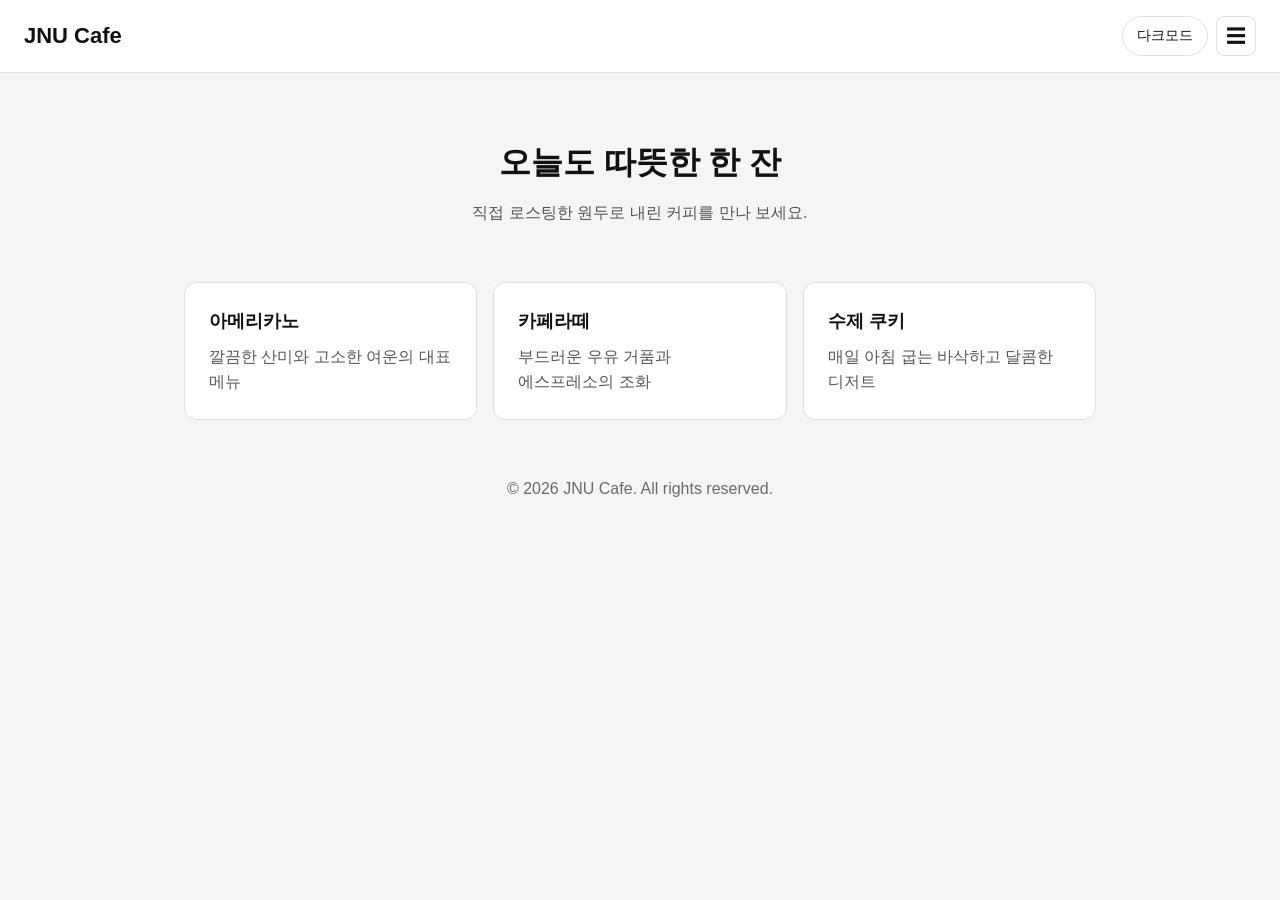
<file: week10/index.html>
<!DOCTYPE html>
<html lang="ko">
<head>
  <meta charset="UTF-8">
  <meta name="viewport" content="width=device-width, initial-scale=1.0">
  <title>10주차 실습 미션 - 햄버거 메뉴 · 다크모드 버튼</title>

  <style>
    /* ===== 기본 스타일 (수정 금지) ===== */
    * { margin: 0; padding: 0; box-sizing: border-box; }

    body {
      font-family: 'Noto Sans KR', sans-serif;
      line-height: 1.6;
      word-break: keep-all;
      background: var(--bg);
      color: var(--text);
    }

    ul { list-style: none; }
    a { color: inherit; text-decoration: none; }

    .header {
      display: flex;
      flex-wrap: wrap;
      align-items: center;
      justify-content: space-between;
      padding: 16px 24px;
      background: var(--card);
      border-bottom: 1px solid var(--border);
    }
    .logo { font-size: 22px; font-weight: 700; }
    .header-right { display: flex; align-items: center; gap: 8px; }
    .gnb { flex-basis: 100%; }

    .hero { padding: 64px 24px 32px; text-align: center; }
    .hero h1 { font-size: 32px; margin-bottom: 12px; }
    .hero p { opacity: 0.7; }

    .card-list {
      display: grid;
      grid-template-columns: repeat(auto-fit, minmax(240px, 1fr));
      gap: 16px;
      max-width: 960px;
      margin: 0 auto;
      padding: 24px;
    }
    .card {
      padding: 24px;
      background: var(--card);
      border: 1px solid var(--border);
      border-radius: 12px;
    }
    .card h2 { font-size: 18px; margin-bottom: 8px; }
    .card p { opacity: 0.7; }

    .footer { padding: 32px 24px; text-align: center; opacity: 0.6; }


    /* ===== 여기부터 실습 과제 작성 ===== */

    /* [미션 1-2] 햄버거 메뉴 CSS
       - .menu-btn : 메뉴 버튼 스타일
       - .gnb : 평소에는 숨김
       - .gnb.open : open 클래스가 붙으면 표시 */
    .menu-btn {
      width: 40px;
      height: 40px;
      border: 1px solid var(--border);
      border-radius: 8px;
      background: var(--card);
      color: var(--text);
      font-size: 20px;
      cursor: pointer;
    }

    .gnb {
      display: none;
      margin-top: 16px;
    }

    .gnb.open {
      display: block;
    }

    .gnb a {
      display: block;
      padding: 12px 8px;
      border-top: 1px solid var(--border);
    }


    /* [미션 2-2] 다크모드 CSS
       - :root : 변수 정의 (--bg, --card, --text, --border) 라이트 색상
       - body.dark-mode : 같은 변수의 다크 색상으로 덮어쓰기
       - .theme-btn : 다크모드 버튼 스타일 */
    :root {
      --bg: #f5f5f5;
      --card: #ffffff;
      --text: #111111;
      --border: #e0e0e0;
    }

    body.dark-mode {
      --bg: #121212;
      --card: #1e1e1e;
      --text: #f5f5f5;
      --border: #333333;
    }

    .theme-btn {
      height: 40px;
      padding: 0 14px;
      border: 1px solid var(--border);
      border-radius: 20px;
      background: var(--card);
      color: var(--text);
      font-size: 14px;
      cursor: pointer;
    }

  </style>
</head>
<body>

  <header class="header">
    <a class="logo" href="#">JNU Cafe</a>

    <div class="header-right">
      <!-- [미션 2-1] 다크모드 버튼 HTML (class="theme-btn", 문구: 다크모드) -->
      <button type="button" class="theme-btn">다크모드</button>

      <!-- [미션 1-1] 햄버거 메뉴 버튼 HTML (class="menu-btn", 문구: ☰ 문자를 복사해서 사용) -->
      <button type="button" class="menu-btn">☰</button>

    </div>

    <!-- [미션 1-1] 메뉴 nav HTML (class="gnb", 메뉴 4개: 홈 · 메뉴 · 매장 안내 · 문의) -->
    <nav class="gnb">
      <ul>
        <li><a href="#">홈</a></li>
        <li><a href="#">메뉴</a></li>
        <li><a href="#">매장 안내</a></li>
        <li><a href="#">문의</a></li>
      </ul>
    </nav>

  </header>

  <main>
    <section class="hero">
      <h1>오늘도 따뜻한 한 잔</h1>
      <p>직접 로스팅한 원두로 내린 커피를 만나 보세요.</p>
    </section>

    <section class="card-list">
      <article class="card">
        <h2>아메리카노</h2>
        <p>깔끔한 산미와 고소한 여운의 대표 메뉴</p>
      </article>
      <article class="card">
        <h2>카페라떼</h2>
        <p>부드러운 우유 거품과 에스프레소의 조화</p>
      </article>
      <article class="card">
        <h2>수제 쿠키</h2>
        <p>매일 아침 굽는 바삭하고 달콤한 디저트</p>
      </article>
    </section>
  </main>

  <footer class="footer">
    <p>&copy; 2026 JNU Cafe. All rights reserved.</p>
  </footer>


  <script>
    /* ===== 여기부터 실습 과제 작성 ===== */

    /* [미션 1-3] 햄버거 메뉴 JS
       - 메뉴 버튼과 .gnb 요소를 변수에 저장
       - 버튼을 클릭하면 .gnb 에 open 클래스 켜기/끄기 */
    const menuBtn = document.querySelector('.menu-btn');
    const gnb = document.querySelector('.gnb');

    menuBtn.addEventListener('click', function () {
      gnb.classList.toggle('open');
    });


    /* [미션 2-3] 다크모드 버튼 JS
       - 다크모드 버튼을 변수에 저장
       - 버튼을 클릭하면 body 에 dark-mode 클래스 켜기/끄기
       - 현재 모드에 맞게 버튼 문구 바꾸기 (다크모드 ↔ 라이트모드) */
    const themeBtn = document.querySelector('.theme-btn');

    themeBtn.addEventListener('click', function () {
      document.body.classList.toggle('dark-mode');

      if (document.body.classList.contains('dark-mode')) {
        themeBtn.textContent = '라이트모드';
      } else {
        themeBtn.textContent = '다크모드';
      }
    });

  </script>
</body>
</html>
</file>
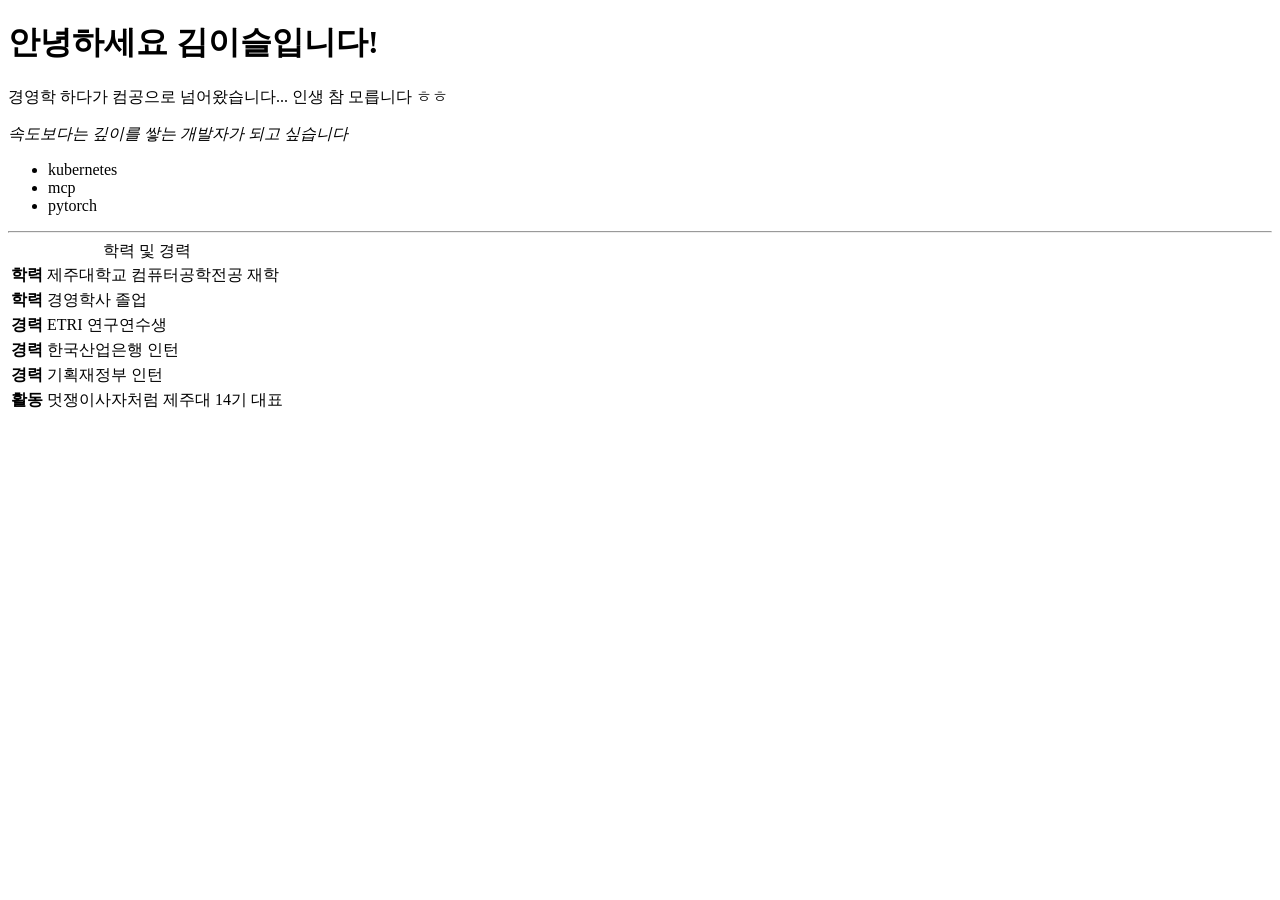
<file: week2/index.html>
<!DOCTYPE html>
<html lang="ko">
<head>
    <meta charset="UTF-8">
    <meta name="viewport" content="width=device-width, initial-scale=1.0">
    <title>김이슬 이력서</title>
</head>
<body>
    <h1>안녕하세요 김이슬입니다!</h1>
    <p>경영학 하다가 컴공으로 넘어왔습니다... 인생 참 모릅니다 ㅎㅎ</p>
    <em>속도보다는 깊이를 쌓는 개발자가 되고 싶습니다</em>

    <ul>
        <li>kubernetes</li>
        <li>mcp</li>
        <li>pytorch</li>
    </ul>
    <hr>
    <table>
        <caption>학력 및 경력</caption>
        <tr>
            <th>학력</th>
            <td>제주대학교 컴퓨터공학전공 재학</td>
        </tr>
        <tr>
            <th>학력</th>
            <td>경영학사 졸업</td>
        </tr>
        <tr>
            <th>경력</th>
            <td>ETRI 연구연수생</td>
        </tr>
        <tr>
            <th>경력</th>
            <td>한국산업은행 인턴</td>
        </tr>
        <tr>
            <th>경력</th>
            <td>기획재정부 인턴</td>
        </tr>
        <tr>
            <th>활동</th>
            <td>멋쟁이사자처럼 제주대 14기 대표</td>
        </tr>
    </table>
</body>
</html>
</file>
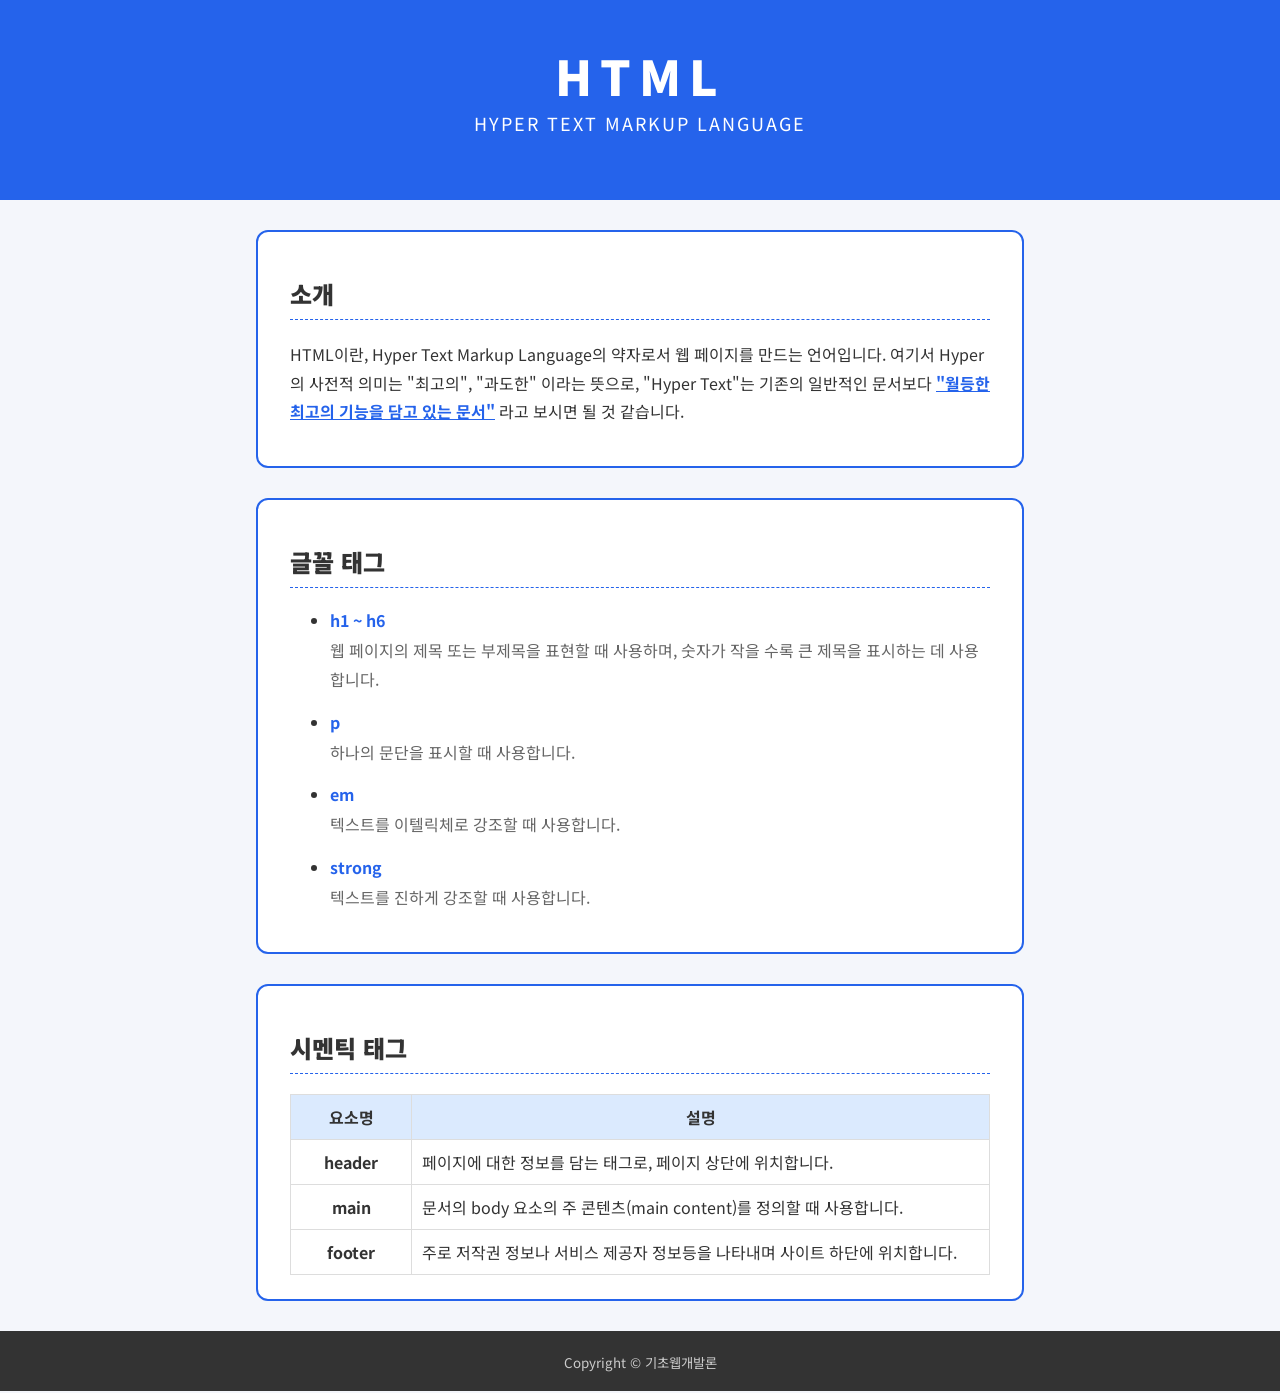
<file: week4/index.html>
<!doctype html>
<html lang="ko">
  <head>
    <meta charset="UTF-8" />
    <meta name="viewport" content="width=device-width, initial-scale=1.0" />
    <title>나만의 프로필 카드 - Week 4</title>

    <!-- 🔽 여기에 구글 웹 폰트 <link> 태그를 추가하세요 -->
    <link rel="preconnect" href="https://fonts.googleapis.com" />
    <link rel="preconnect" href="https://fonts.gstatic.com" crossorigin />
    <link
      href="https://fonts.googleapis.com/css2?family=Noto+Sans+KR:wght@400;700;900&display=swap"
      rel="stylesheet"
    />

    <!-- 🔽 여기에 Internal Style Sheet(<style> 태그)를 작성하세요 -->
    <style>
      /* 타입 선택자 (기본 선택자) */
      body {
        font-family: "Noto Sans KR", sans-serif;
        color: #333;
        background-color: #f4f6fb;
        margin: 0;
      }

      /* 그룹 선택자 */
      h1, h2 {
        font-weight: 900;
      }

      /* ===== 클래스 선택자 ===== */
      .page-header {
        height: 160px;
        padding: 40px 20px 0;
        text-align: center;
        background-color: #2563eb;
        color: #fff;
      }

      .card {
        width: 700px;
        padding: 24px 32px;
        margin: 30px auto;
        border: 2px solid #2563eb;
        border-radius: 12px;
        background-color: #fff;
      }

      .tag-name {
        font-style: normal;
        font-weight: 700;
        color: #2563eb;
      }

      .tag-table {
        width: 100%;
        border-collapse: collapse;
      }

      .page-footer {
        height: 60px;
        line-height: 60px;
        text-align: center;
        background-color: #333;
        color: #ccc;
      }

      /* ===== 결합 선택자 ===== */
      /* 자식 결합자 */
      .page-header > h1 {
        font-size: 48px;
        letter-spacing: 8px;
        margin: 0;
      }

      /* 자손 결합자 */
      .page-header span {
        font-size: 18px;
        text-transform: uppercase;
        letter-spacing: 2px;
      }

      .card h2 {
        font-size: 24px;
        padding-bottom: 8px;
        border-bottom: 1px dashed #2563eb;
      }

      .card p {
        font-size: 16px;
        line-height: 1.8;
      }

      .card strong {
        color: #2563eb;
        text-decoration: underline;
      }

      /* 인접 형제 결합자 */
      .tag-name + p {
        margin: 4px 0 16px;
        color: #666;
      }

      .tag-table th,
      .tag-table td {
        padding: 10px;
        border: 1px solid #ddd;
      }

      .tag-table th {
        background-color: #dbeafe;
      }

      .tag-table td:first-child {
        width: 100px;
        text-align: center;
        font-weight: 700;
      }
    </style>
  </head>
  <body>
    <header class="page-header">
      <h1>HTML</h1>
      <span>Hyper Text Markup Language</span>
    </header>
    <main>
      <section class="card">
        <h2>소개</h2>
        <p>
          HTML이란, Hyper Text Markup Language의 약자로서 웹 페이지를 만드는
          언어입니다. 여기서 Hyper의 사전적 의미는 "최고의", "과도한" 이라는
          뜻으로, "Hyper Text"는 기존의 일반적인 문서보다
          <strong>"월등한 최고의 기능을 담고 있는 문서"</strong> 라고 보시면 될
          것 같습니다.
        </p>
      </section>

      <section class="card">
        <h2>글꼴 태그</h2>
        <ul>
          <li>
            <em class="tag-name">h1 ~ h6</em>
            <p>
              웹 페이지의 제목 또는 부제목을 표현할 때 사용하며, 숫자가 작을
              수록 큰 제목을 표시하는 데 사용합니다.
            </p>
          </li>
          <li>
            <em class="tag-name">p</em>
            <p>하나의 문단을 표시할 때 사용합니다.</p>
          </li>
          <li>
            <em class="tag-name">em</em>
            <p>텍스트를 이텔릭체로 강조할 때 사용합니다.</p>
          </li>
          <li>
            <em class="tag-name">strong</em>
            <p>텍스트를 진하게 강조할 때 사용합니다.</p>
          </li>
        </ul>
      </section>

      <section class="card">
        <h2>시멘틱 태그</h2>
        <table class="tag-table">
          <thead>
            <tr>
              <th>요소명</th>
              <th>설명</th>
            </tr>
          </thead>
          <tbody>
            <tr>
              <td>header</td>
              <td>
                페이지에 대한 정보를 담는 태그로, 페이지 상단에 위치합니다.
              </td>
            </tr>
            <tr>
              <td>main</td>
              <td>
                문서의 body 요소의 주 콘텐츠(main content)를 정의할 때
                사용합니다.
              </td>
            </tr>
            <tr>
              <td>footer</td>
              <td>
                주로 저작권 정보나 서비스 제공자 정보등을 나타내며 사이트 하단에
                위치합니다.
              </td>
            </tr>
          </tbody>
        </table>
      </section>
    </main>
    <footer class="page-footer">
      <small>Copyright &copy; 기초웹개발론</small>
    </footer>
  </body>
</html>
</file>
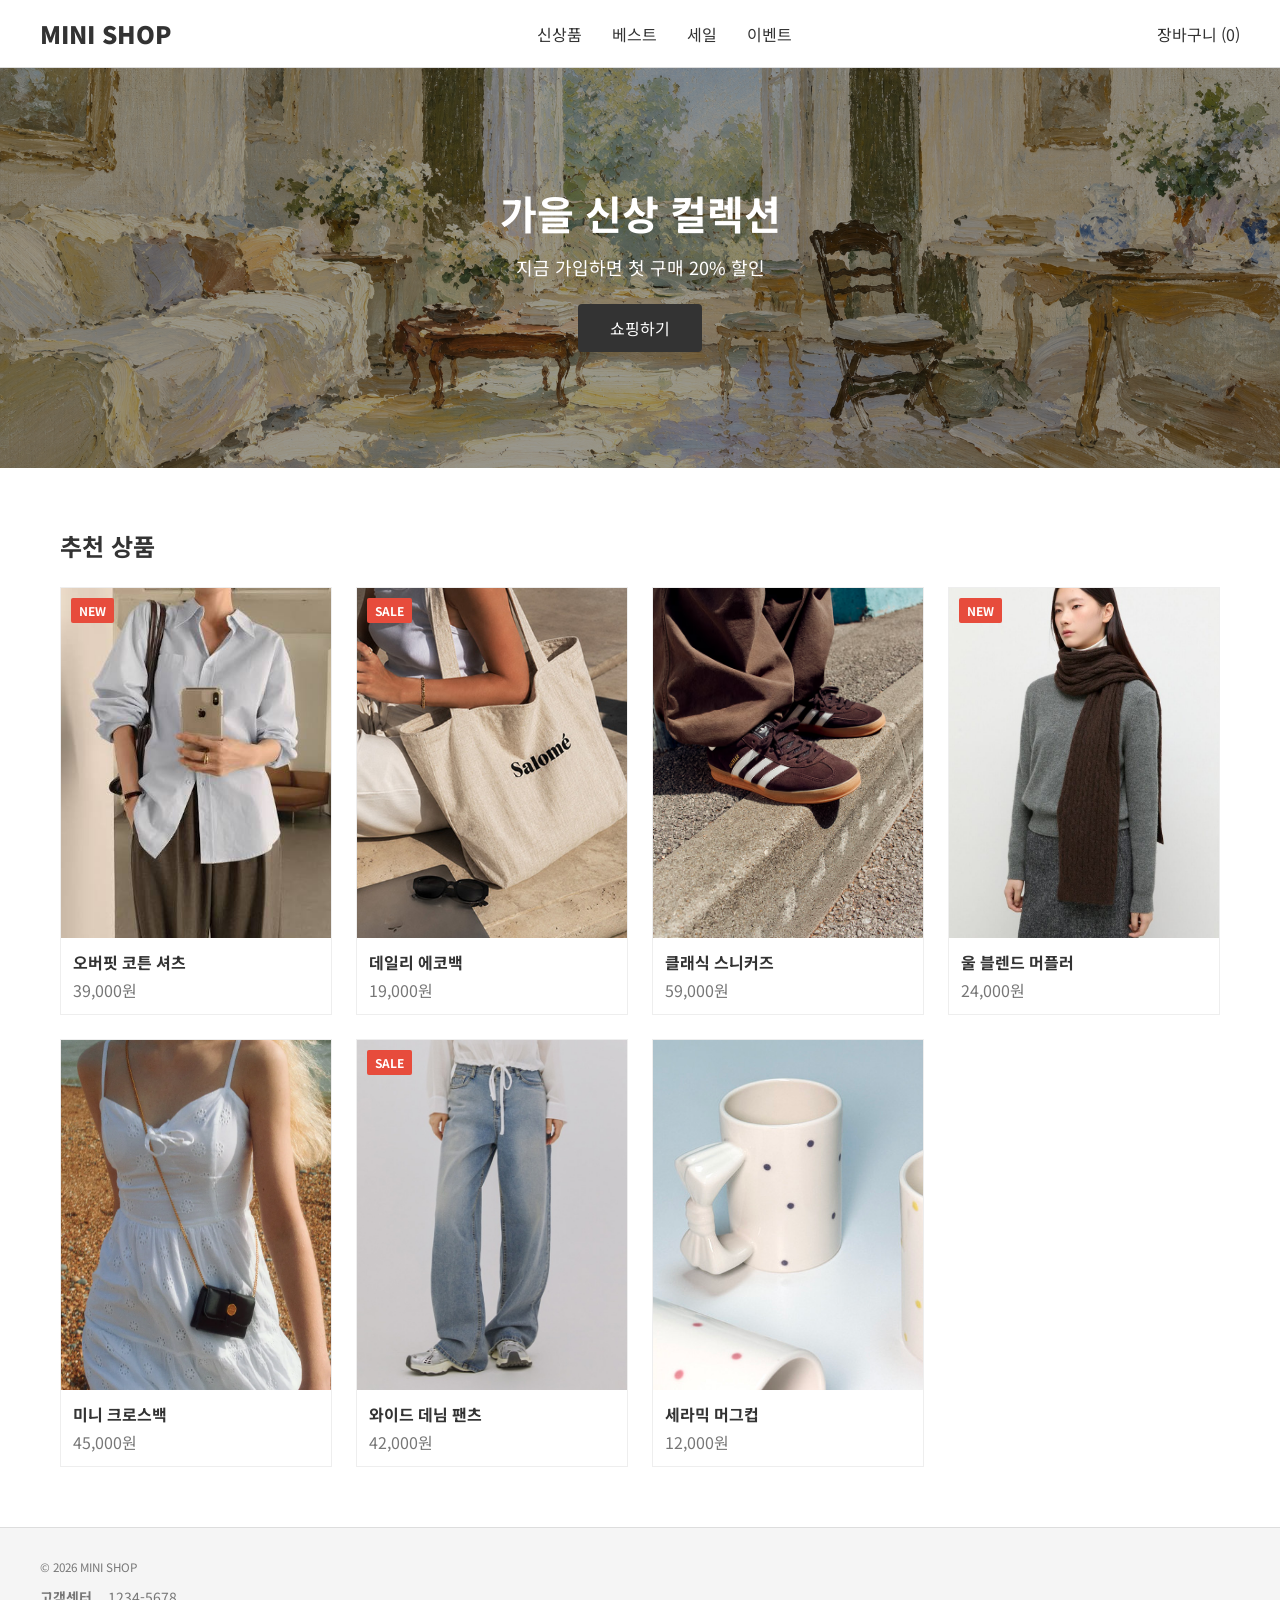
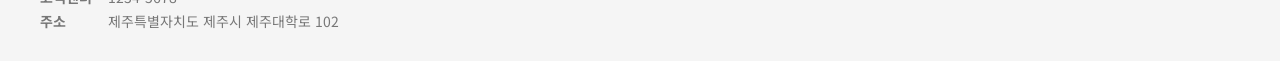
<file: week5/index.html>
<!doctype html>
<html lang="ko">
  <head>
    <meta charset="UTF-8" />
    <meta name="viewport" content="width=device-width, initial-scale=1.0" />
    <title>MINI SHOP</title>
    <link rel="preconnect" href="https://fonts.googleapis.com" />
    <link rel="preconnect" href="https://fonts.gstatic.com" crossorigin />
    <link
      href="https://fonts.googleapis.com/css2?family=Noto+Sans+KR:wght@400;700;900&display=swap"
      rel="stylesheet"
    />
    <link rel="stylesheet" href="style.css" />
  </head>

  <body>
    <!-- 헤더 -->
    <header>
      <h1>
        <a href="#">MINI SHOP</a>
      </h1>
      <nav>
        <ul>
          <li><a href="#">신상품</a></li>
          <li><a href="#">베스트</a></li>
          <li><a href="#">세일</a></li>
          <li><a href="#">이벤트</a></li>
        </ul>
      </nav>
      <a href="#">장바구니 (0)</a>
    </header>

    <main>
      <!-- 메인 배너 -->
      <section id="banner">
        <h2>가을 신상 컬렉션</h2>
        <p>지금 가입하면 첫 구매 20% 할인</p>
        <a href="#">쇼핑하기</a>
      </section>

      <!-- 상품 목록 -->
      <section id="products">
        <h2>추천 상품</h2>
        <ul>
          <li>
            <span class="badge">NEW</span>
            <img src="img/overfit_cotton_shirts.jpeg" alt="" />
            <strong>오버핏 코튼 셔츠</strong>
            <span>39,000원</span>
          </li>
          <li>
            <span class="badge">SALE</span>
            <img src="img/ecobag.jpg" alt="" />
            <strong>데일리 에코백</strong>
            <span>19,000원</span>
          </li>
          <li>
            <img src="img/sneakers.avif" alt="" />
            <strong>클래식 스니커즈</strong>
            <span>59,000원</span>
          </li>
          <li>
            <span class="badge">NEW</span>
            <img src="img/muffler.jpg" alt="" />
            <strong>울 블렌드 머플러</strong>
            <span>24,000원</span>
          </li>
          <li>
            <img src="img/crossbag.webp" alt="" />
            <strong>미니 크로스백</strong>
            <span>45,000원</span>
          </li>
          <li>
            <span class="badge">SALE</span>
            <img src="img/denim_pants.jpg" alt="" />
            <strong>와이드 데님 팬츠</strong>
            <span>42,000원</span>
          </li>
          <li>
            <img src="img/mugcup.jpg" alt="" />
            <strong>세라믹 머그컵</strong>
            <span>12,000원</span>
          </li>
        </ul>
      </section>
    </main>

    <!-- 푸터 -->
    <footer>
      <small>© 2026 MINI SHOP</small>
      <dl>
        <dt>고객센터</dt>
        <dd>1234-5678</dd>
        <dt>주소</dt>
        <dd>제주특별자치도 제주시 제주대학로 102</dd>
      </dl>
    </footer>
  </body>
</html>
</file>
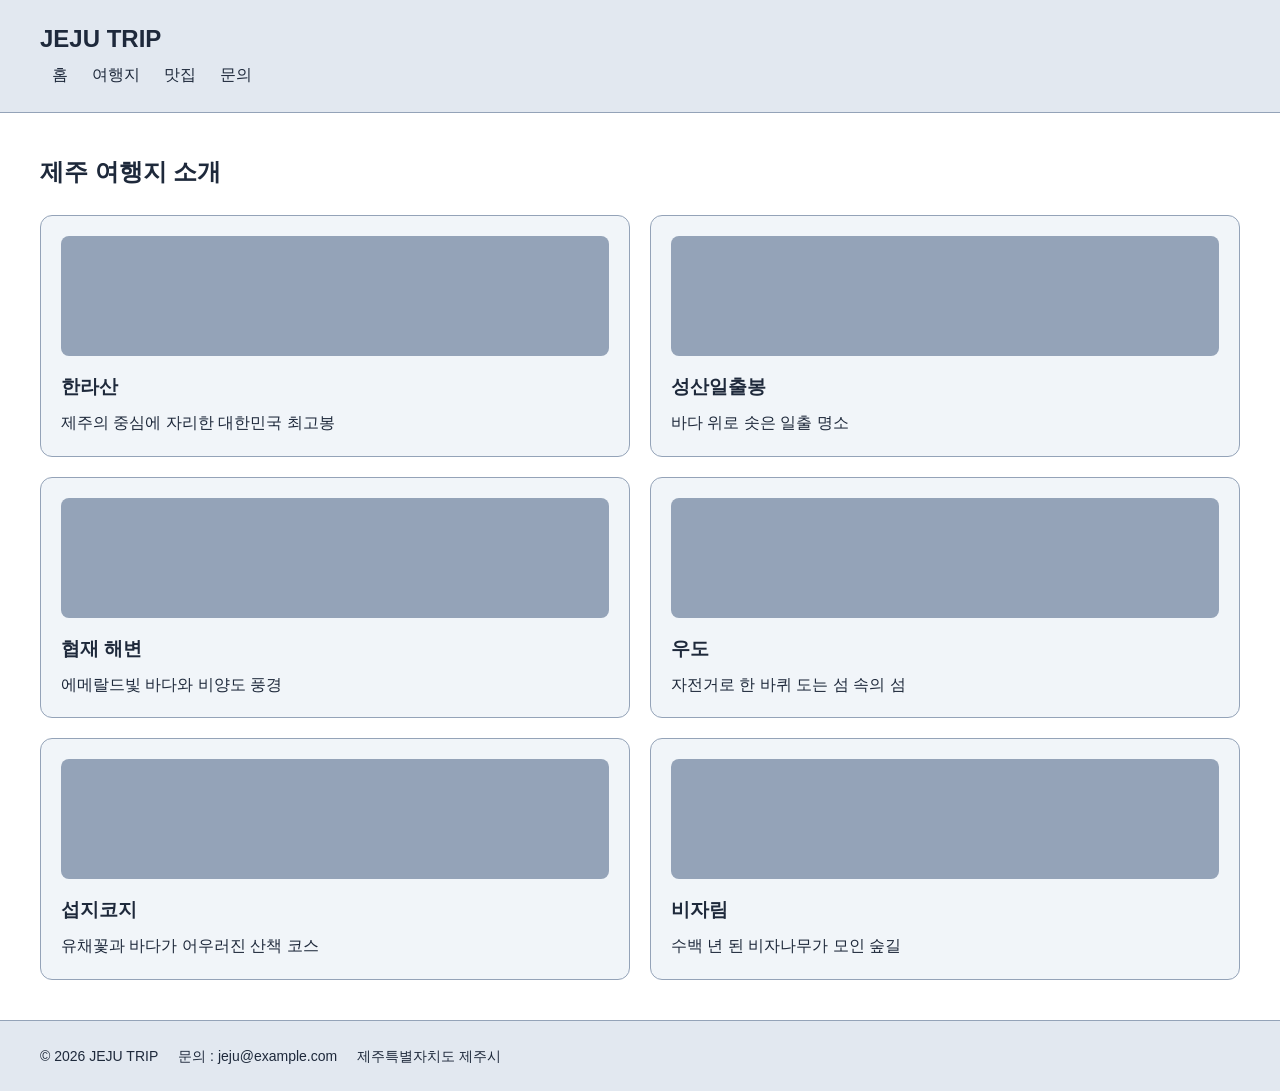
<file: week8/index.html>
<!DOCTYPE html>
<html lang="ko">
<head>
  <meta charset="UTF-8">
  <!-- [viewport] 여기에 viewport 메타 태그를 선언하세요 -->
  <meta name="viewport" content="width=device-width, initial-scale=1">

  <title>제주 여행지 소개</title>

  <style>
    /* ============================================================
        기본 스타일 - 이 영역은 수정하지 않습니다
       ============================================================ */
    * { margin: 0; padding: 0; box-sizing: border-box; }

    body {
      font-family: "Noto Sans KR", "Malgun Gothic", sans-serif;
      font-size: 16px;
      line-height: 1.6;
    }

    header {
      padding: 20px 40px;
      border-bottom: 1px solid #94a3b8;
    }
    .logo { font-size: 24px; }
    .menu { list-style: none; }
    .menu li { padding: 4px 12px; }
    .menu a { color: inherit; text-decoration: none; }

    main { padding: 40px; }
    main h2 { margin-bottom: 24px; }

    .card-list { list-style: none; }
    .card {
      padding: 20px;
      border: 1px solid #94a3b8;
      border-radius: 12px;
    }
    .thumb {
      height: 120px;
      margin-bottom: 16px;
      border-radius: 8px;
      background: #94a3b8;
    }
    .card h3 { margin-bottom: 8px; }

    footer {
      padding: 24px 40px;
      border-top: 1px solid #94a3b8;
      font-size: 14px;
    }


    /* ============================================================
        여기부터 실습 과제 작성 ( 적용 값은 JNUclass 과제 안내 확인 )
      ============================================================ */

    /* [flex 레이아웃] body, main */
    body {
      display: flex;
      flex-direction: column;
      min-height: 100vh;
    }

    main {
      flex: 1;
    }


    /* [PC 기준] GNB ( .menu ), 카드 그리드 ( .card-list ), 푸터 ( footer ) */
    .menu {
      display: flex;
      flex-direction: row;
      font-size: 18px;
    }

    .card-list {
      display: grid;
      grid-template-columns: repeat(3, 1fr);
      gap: 20px;
    }

    footer {
      display: flex;
      flex-direction: row;
      gap: 20px;
    }


    /* [태블릿] 미디어 쿼리 (중단점) 및 디자인 적용 */
    @media (max-width: 1439px) {
      .menu {
        font-size: 16px;
      }

      .card-list {
        grid-template-columns: repeat(2, 1fr);
      }
    }


    /* [모바일] 미디어 쿼리 (중단점) 및 디자인 적용 */
    @media (max-width: 767px) {
      .menu {
        flex-direction: column;
        font-size: 14px;
      }

      .card-list {
        grid-template-columns: 1fr;
      }

      footer {
        flex-direction: column;
        gap: 0;
      }
    }


    /* [다크모드] 미디어 쿼리 및 CSS 변수 방식 적용 */
    :root {
      --bg: #ffffff;
      --text: #1e293b;
      --header-footer-bg: #e2e8f0;
      --card-bg: #f1f5f9;
    }

    @media (prefers-color-scheme: dark) {
      :root {
        --bg: #0f172a;
        --text: #e2e8f0;
        --header-footer-bg: #334155;
        --card-bg: #1e293b;
      }
    }

    body {
      background: var(--bg);
      color: var(--text);
    }

    header, footer {
      background: var(--header-footer-bg);
    }

    .card {
      background: var(--card-bg);
    }

  </style>
</head>
<body>

  <header>
    <h1 class="logo">JEJU TRIP</h1>
    <nav>
      <ul class="menu">
        <li><a href="#">홈</a></li>
        <li><a href="#">여행지</a></li>
        <li><a href="#">맛집</a></li>
        <li><a href="#">문의</a></li>
      </ul>
    </nav>
  </header>

  <main>
    <h2>제주 여행지 소개</h2>
    <ul class="card-list">
      <li class="card">
        <div class="thumb"></div>
        <h3>한라산</h3>
        <p>제주의 중심에 자리한 대한민국 최고봉</p>
      </li>
      <li class="card">
        <div class="thumb"></div>
        <h3>성산일출봉</h3>
        <p>바다 위로 솟은 일출 명소</p>
      </li>
      <li class="card">
        <div class="thumb"></div>
        <h3>협재 해변</h3>
        <p>에메랄드빛 바다와 비양도 풍경</p>
      </li>
      <li class="card">
        <div class="thumb"></div>
        <h3>우도</h3>
        <p>자전거로 한 바퀴 도는 섬 속의 섬</p>
      </li>
      <li class="card">
        <div class="thumb"></div>
        <h3>섭지코지</h3>
        <p>유채꽃과 바다가 어우러진 산책 코스</p>
      </li>
      <li class="card">
        <div class="thumb"></div>
        <h3>비자림</h3>
        <p>수백 년 된 비자나무가 모인 숲길</p>
      </li>
    </ul>
  </main>

  <footer>
    <p>© 2026 JEJU TRIP</p>
    <p>문의 : jeju@example.com</p>
    <p>제주특별자치도 제주시</p>
  </footer>

</body>
</html>
</file>
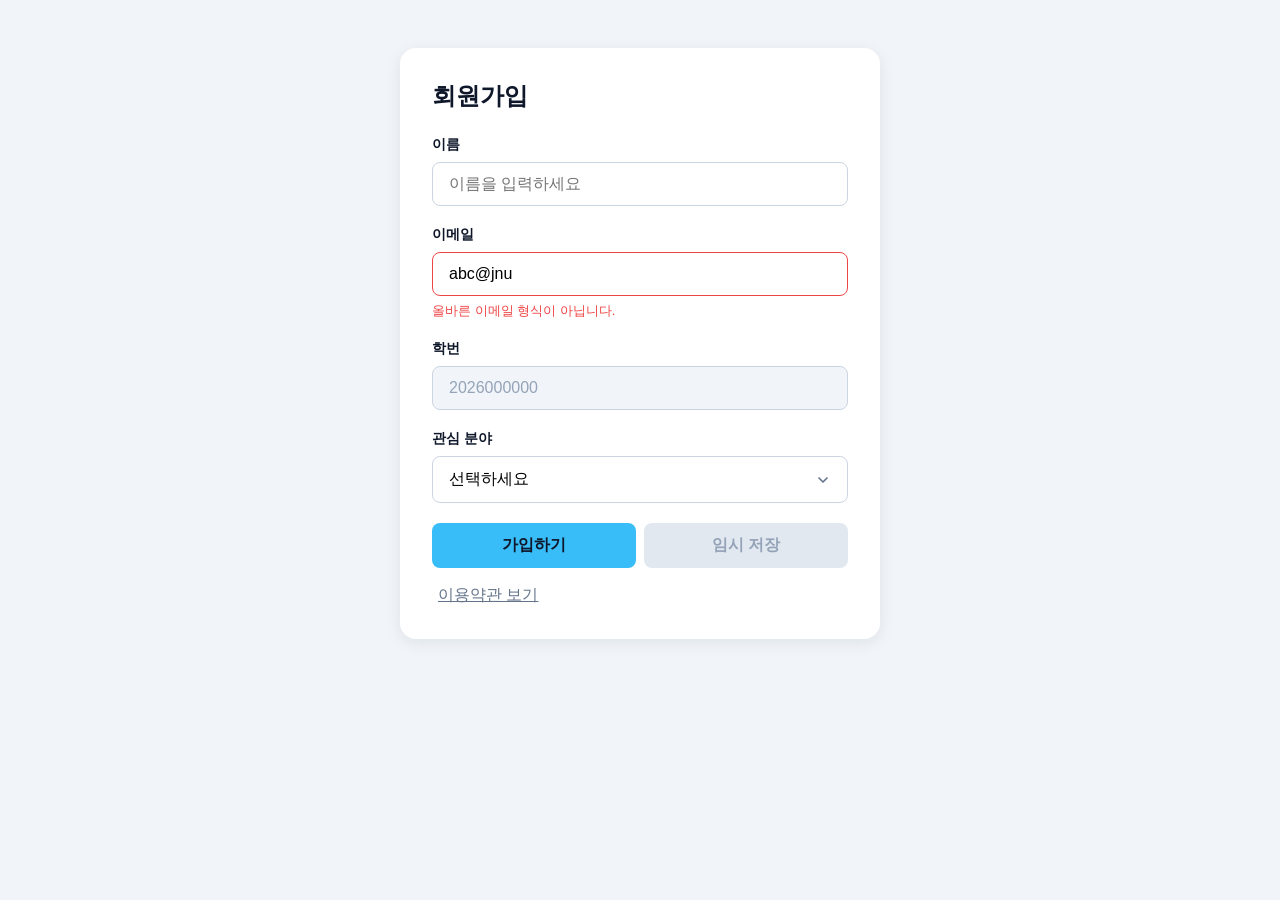
<file: week9/index.html>
<!DOCTYPE html>
<html lang="ko">
<head>
  <meta charset="UTF-8">
  <meta name="viewport" content="width=device-width, initial-scale=1.0">
  <title>9주차 실습 - 폼 · 콤보박스 · 모달</title>
  <style>
    /* ===== reset ===== */
    *, *::before, *::after { box-sizing: border-box; }
    body, h1, h2, p, ul { margin: 0; padding: 0; }
    ul { list-style: none; }
    button, input { font: inherit; }

    /* ===== 기본 레이아웃 (수정 금지) ===== */
    body {
      font-family: 'Noto Sans KR', sans-serif;
      background: #f1f5f9;
      color: #0f172a;
      padding: 48px 16px;
    }
    .container {
      max-width: 480px;
      margin: 0 auto;
      padding: 32px;
      background: #fff;
      border-radius: 16px;
      box-shadow: 0 4px 16px rgba(15, 23, 42, 0.08);
    }
    h1 { font-size: 24px; margin-bottom: 24px; }
    .field { margin-bottom: 20px; }
    .field label {
      display: block;
      margin-bottom: 8px;
      font-size: 14px;
      font-weight: 700;
    }
    input {
      width: 100%;
      padding: 12px 16px;
      border: 1px solid #cbd5e1;
      border-radius: 8px;
    }
    .btn-row { display: flex; gap: 8px; margin-top: 8px; }
    .btn {
      flex: 1;
      padding: 12px;
      border: none;
      border-radius: 8px;
      background: #38bdf8;
      color: #0f172a;
      font-weight: 700;
      cursor: pointer;
    }
    .link-btn {
      margin-top: 16px;
      border: none;
      background: none;
      color: #64748b;
      text-decoration: underline;
      cursor: pointer;
    }

    /* ===== 여기부터 실습 과제 작성 ===== */

    /* [미션 1] 인풋 상태 스타일 (:focus · :disabled · .error · 오류 문구 표시) */
    input:focus {
      outline: none;
      border-color: #38bdf8;
      box-shadow: 0 0 0 3px rgba(56, 189, 248, 0.25);
    }
    input:disabled {
      background: #f1f5f9;
      color: #94a3b8;
      cursor: not-allowed;
    }
    .field .msg {
      display: none;
      margin-top: 6px;
      font-size: 13px;
      color: #ef4444;
    }
    .field.error input {
      border-color: #ef4444;
    }
    .field.error .msg {
      display: block;
    }

    /* [미션 2] 버튼 상태 스타일 (:hover · :active · :disabled) */
    .btn:hover {
      background: #0ea5e9;
    }
    .btn:active {
      background: #0284c7;
      transform: scale(0.98);
    }
    .btn:disabled {
      background: #e2e8f0;
      color: #94a3b8;
      cursor: not-allowed;
      transform: none;
    }

    /* [미션 3] 콤보박스 구조 · 목록 · 열림 상태 (relative · absolute 겹침 배치 · .open 목록 표시 · 화살표 회전) */
    .combo {
      position: relative;
    }
    .combo-btn {
      display: flex;
      justify-content: space-between;
      align-items: center;
      width: 100%;
      padding: 12px 16px;
      border: 1px solid #cbd5e1;
      border-radius: 8px;
      background: #fff;
      text-align: left;
      cursor: pointer;
    }
    .combo-btn img {
      width: 16px;
      height: 16px;
      transition: transform 0.2s;
    }
    .combo-list {
      display: none;
      position: absolute;
      top: 100%;
      left: 0;
      width: 100%;
      margin-top: 4px;
      padding: 4px 0;
      border: 1px solid #cbd5e1;
      border-radius: 8px;
      background: #fff;
      box-shadow: 0 4px 12px rgba(15, 23, 42, 0.1);
      z-index: 10;
    }
    .combo-list li {
      padding: 10px 16px;
      cursor: pointer;
    }
    .combo-list li:hover {
      background: #f1f5f9;
    }
    .combo.open .combo-list {
      display: block;
    }
    .combo.open .combo-btn img {
      transform: rotate(180deg);
    }

    /* [미션 4] 모달 딤드 · 박스 · 열림 상태 (position: fixed · flex 가운데 정렬 · .open 표시) */
    .modal {
      display: none;
      position: fixed;
      top: 0;
      left: 0;
      width: 100%;
      height: 100%;
      background: rgba(15, 23, 42, 0.5);
      justify-content: center;
      align-items: center;
      z-index: 100;
    }
    .modal.open {
      display: flex;
    }
    .modal-box {
      position: relative;
      width: 90%;
      max-width: 400px;
      padding: 32px 24px 24px;
      border-radius: 16px;
      background: #fff;
    }
    .modal-box h2 {
      font-size: 20px;
      margin-bottom: 12px;
    }
    .modal-box p {
      font-size: 14px;
      line-height: 1.6;
      color: #475569;
    }
    .close {
      position: absolute;
      top: 16px;
      right: 16px;
      padding: 0;
      border: none;
      background: none;
      cursor: pointer;
    }
    .close img {
      display: block;
      width: 20px;
      height: 20px;
    }

  </style>
</head>
<body>
  <div class="container">
    <h1>회원가입</h1>

    <div class="field">
      <label for="name">이름</label>
      <input type="text" id="name" placeholder="이름을 입력하세요">
    </div>

    <!-- [미션 1] 이메일 field 에 error 클래스와 오류 문구(.msg) 추가 -->
    <div class="field error">
      <label for="email">이메일</label>
      <input type="email" id="email" value="abc@jnu">
      <p class="msg">올바른 이메일 형식이 아닙니다.</p>
    </div>

    <!-- [미션 1] 학번 input 에 disabled 속성 추가 -->
    <div class="field">
      <label for="student-id">학번</label>
      <input type="text" id="student-id" value="2026000000" disabled>
    </div>

    <div class="field">
      <label>관심 분야</label>
      <!-- [미션 3] 여기에 div 콤보박스 작성 (.combo > .combo-btn + ul.combo-list) -->
      <!-- 화살표는 arrow.svg 를 img 로 삽입 -->
      <!-- .combo 에 open 클래스를 붙여 열림 상태 확인, 제출 시엔 open 클래스 없는 상태로 제출 -->
      <div class="combo">
        <button type="button" class="combo-btn">
          <span>선택하세요</span>
          <img src="arrow.svg" alt="">
        </button>
        <ul class="combo-list">
          <li>프론트엔드</li>
          <li>백엔드</li>
          <li>디자인</li>
          <li>데이터</li>
        </ul>
      </div>
    </div>

    <div class="btn-row">
      <button class="btn">가입하기</button>
      <!-- [미션 2] 임시 저장 버튼에 disabled 속성 추가 -->
      <button class="btn" disabled>임시 저장</button>
    </div>

    <button class="link-btn">이용약관 보기</button>
  </div>

  <!-- [미션 4] 여기에 모달 작성 (.modal > .modal-box > button.close + h2 + p) -->
  <!-- 닫기 아이콘은 close.svg 를 button.closed안에 img로 삽입 -->
  <!-- .modal 에 open 클래스를 붙여 열림 상태 확인, 제출 시엔 open 클래스 없는 상태로 제출 -->
  <div class="modal">
    <div class="modal-box">
      <button type="button" class="close"><img src="close.svg" alt="닫기"></button>
      <h2>이용약관</h2>
      <p>회원가입을 위해 이용약관에 동의해 주세요. 수집된 개인정보는 회원 관리 목적으로만 사용됩니다.</p>
    </div>
  </div>

</body>
</html>
</file>
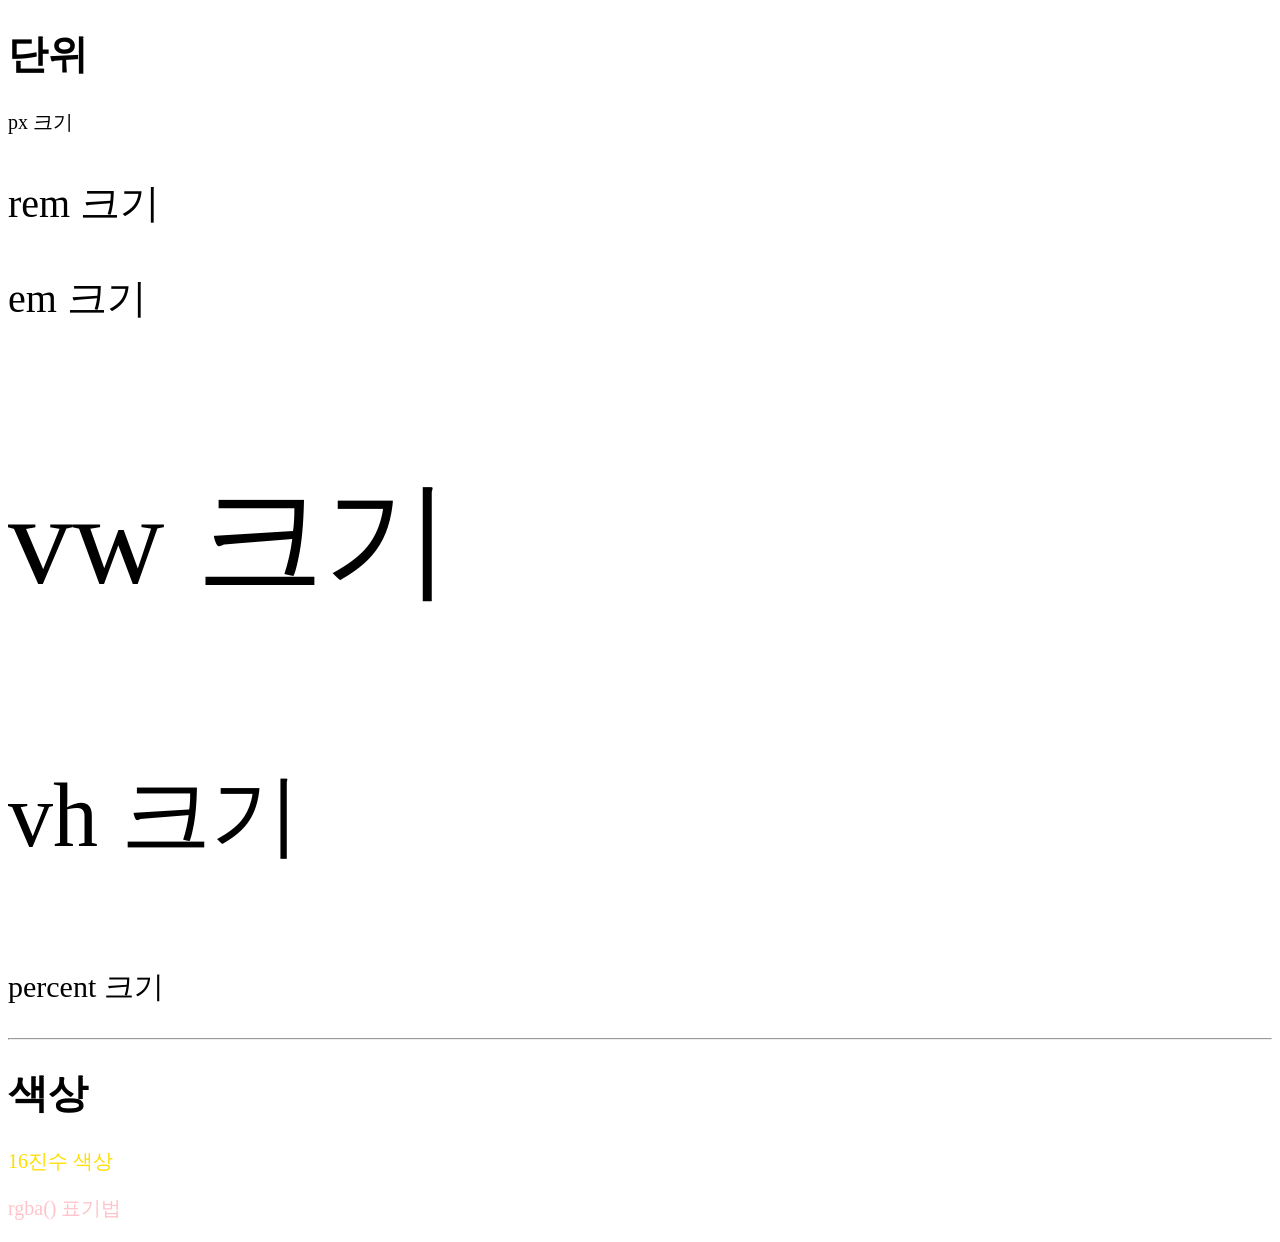
<file: week4/color.html>
<!DOCTYPE html>
<html lang="en">
<head>
    <meta charset="UTF-8">
    <meta name="viewport" content="width=device-width, initial-scale=1.0">
    <title>Document</title>
    <style>
        html{font-size: 20px;}
        .px {font-size: 20px;}
        .rem {font-size: 2rem;}
        .wrap_em {font-size: 20px;}
        .em {font-size: 2em;}
        .vw {font-size: 10vw;}
        .vh {font-size: 10vh;}
        .wrap_per {font-size: 15px;}
        .persent {font-size: 200%;}
        .six {color: #ffdd00;}
        .rgba {color: rgba(255, 55, 77, 0.3);}
    </style>
</head>
<body>
    <h1>단위</h1>
    <p class="px">px 크기</p>
    <p class="rem">rem 크기</p>
    <div class="wrap_em">
        <p class="em">em 크기</p></div>
    <p class="vw">vw 크기</p>
    <p class="vh">vh 크기</p>
    <div class="wrap_per">
        <p class="persent">percent 크기</p>
    </div>
    <hr/>
    <h1>색상</h1>
    <p class="six">16진수 색상</p>
    <p class="rgba">rgba() 표기법</p>
</body>
</html>
</file>
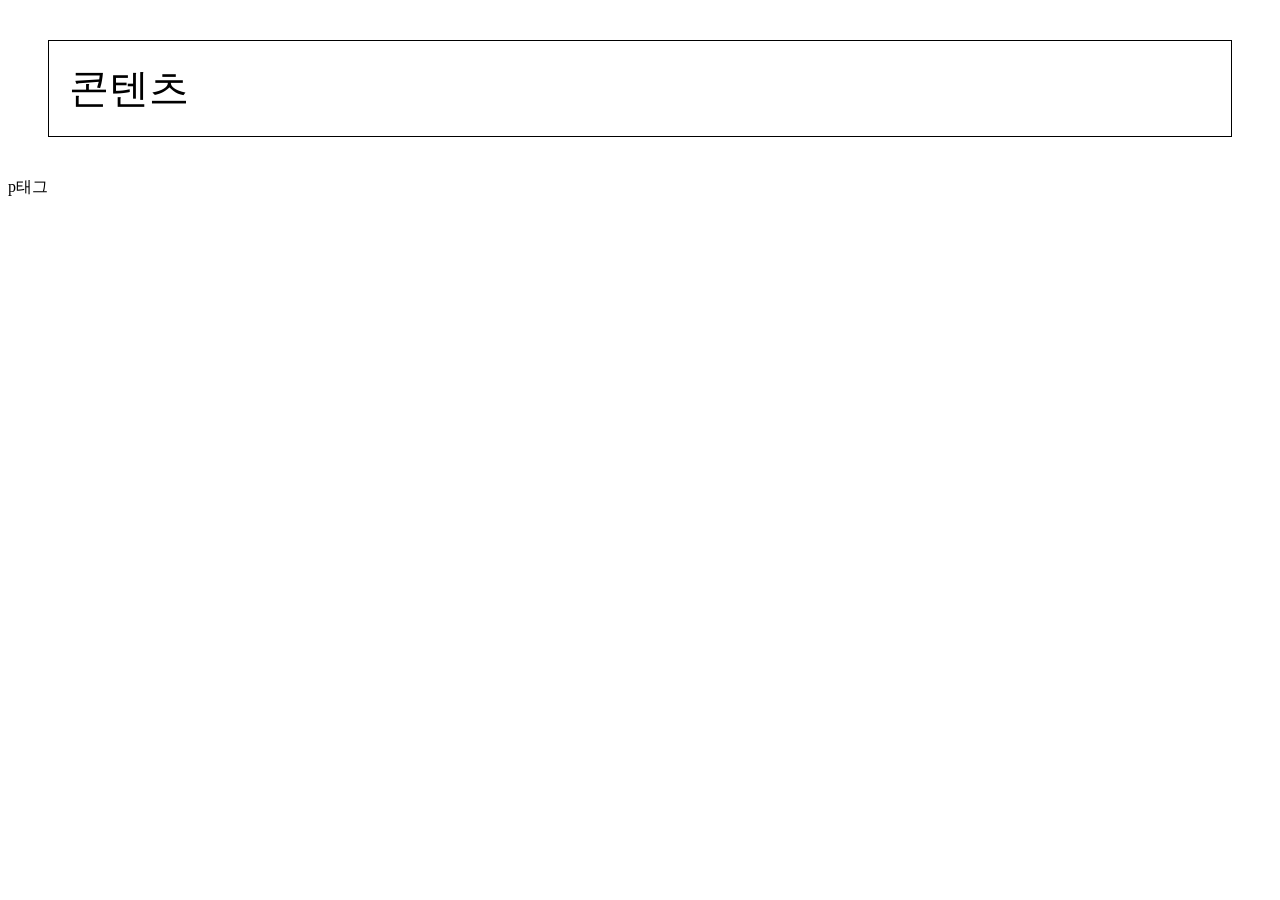
<file: week4/margin.html>
<!DOCTYPE html>
<html lang="en">
<head>
    <meta charset="UTF-8">
    <meta name="viewport" content="width=device-width, initial-scale=1.0">
    <title>Document</title>
    <style>
        div{
            font-size: 40px;
            padding: 20px;
            border: 1px solid #000;
            margin: 40px;
        }
    </style>
</head>
<body>
    <div>콘텐츠</div>
    <p>p태그</p>
</body>
</html>
</file>
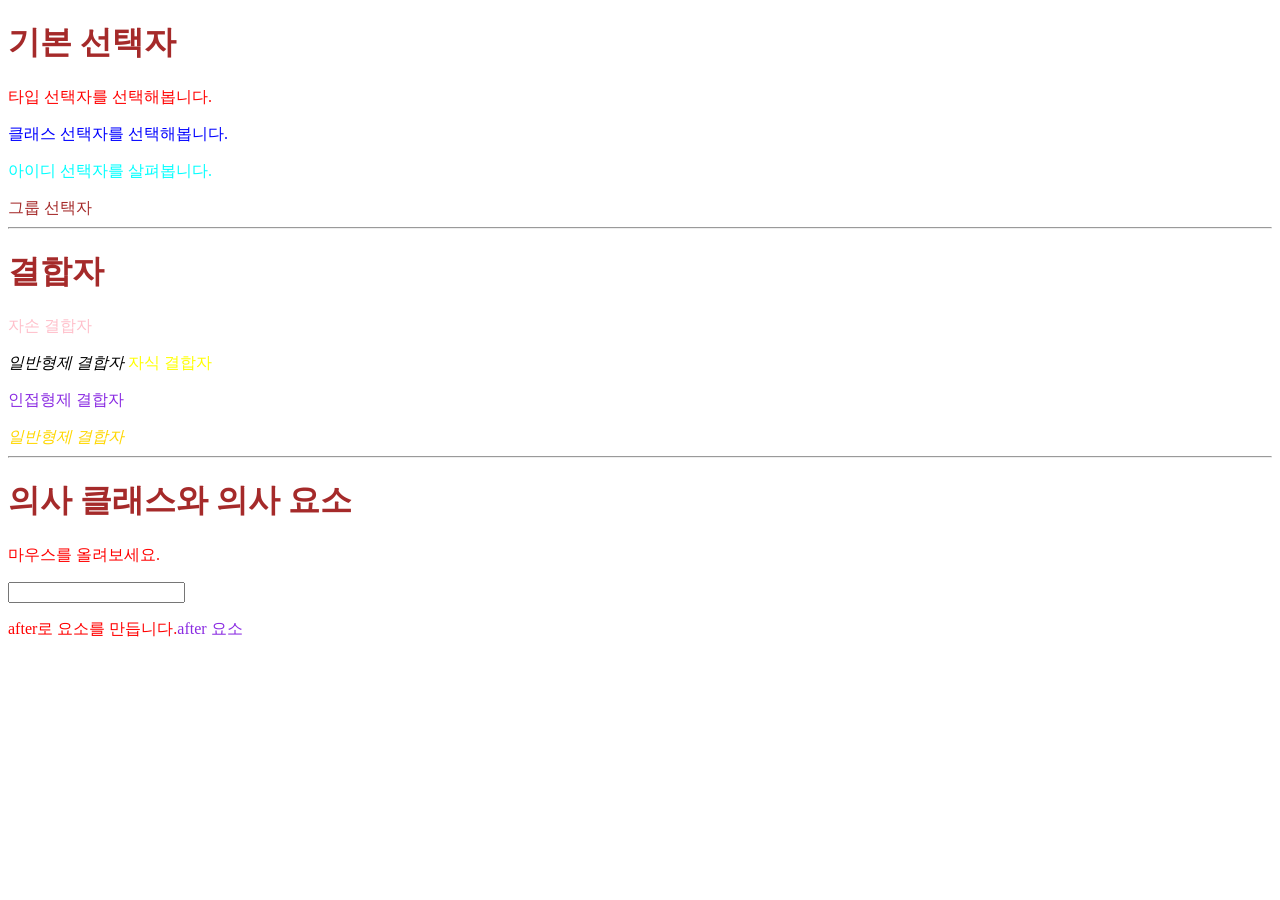
<file: week4/selector.html>
<!DOCTYPE html>
<html lang="en">
<head>
    <style>
        p {
            color: red;
        }
        .test{
            color: blue;
        }
        #id{
            color: aqua;
        }
        h1, span{
            color: brown;
        }
        div span{
            color: pink;
        }
        div > span{
            color:yellow;
        }
        span + p{
            color: blueviolet;
        }
        span ~ em{
            color: gold;
        }
        .mouse:hover{
            color: green;
        }
        input:focus{
            outline: none;
            border: 1px solid red;
        }
        .after::after{
            display:inline-block;
            color: blueviolet;
            content: "after 요소";
        }
    </style>
</head>
<body>
    <h1>기본 선택자</h1>
    <p>타입 선택자를 선택해봅니다.</p>
    <p class="test">클래스 선택자를 선택해봅니다.</p>
    <p id="id">아이디 선택자를 살펴봅니다.</p>
    <span>그룹 선택자</span>
    <hr/>
    <h1>결합자</h1>
    <div>
        <p>
            <span>자손 결합자</span>
        </p>
        <em>일반형제 결합자</em>
        <span>자식 결합자</span>
        <p>인접형제 결합자</p>
        <em>일반형제 결합자</em>
    </div>
    <hr/>
    <h1>의사 클래스와 의사 요소</h1>
    <p class="mouse">마우스를 올려보세요.</p>
    <input type="text"/>
    <p class="after">after로 요소를 만듭니다.</p>
</body>
</html>
</file>
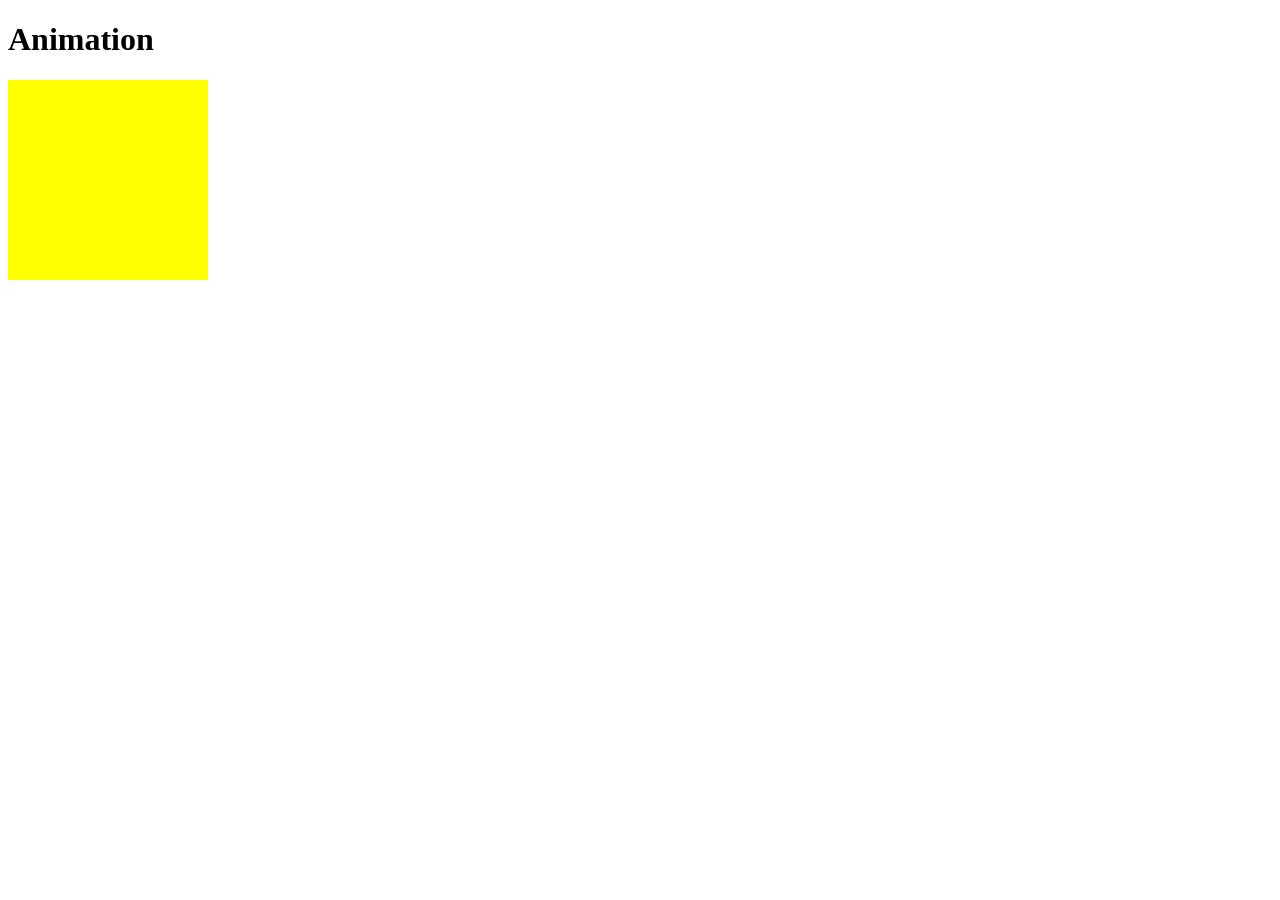
<file: week7/animation.html>
<!DOCTYPE html>
<html lang="en">
<head>
    <meta charset="UTF-8">
    <meta name="viewport" content="width=device-width, initial-scale=1.0">
    <title>Document</title>
    <style>
        .ani{
            width:200px;
            height:200px;
            background-color:yellow;
            animation: 2s infinite alternate move;
        }
        .ani:hover{
            animation-play-state: paused;
        }
        @keyframes move{
            0%{
                transform:translateX(0px);
            }
            100%{
                transform:translateX(100px);
            }
        }
    </style>
</head>
<body>
    <h1>Animation</h1>
    <div class="ani"></div>
</body>
</html>
</file>
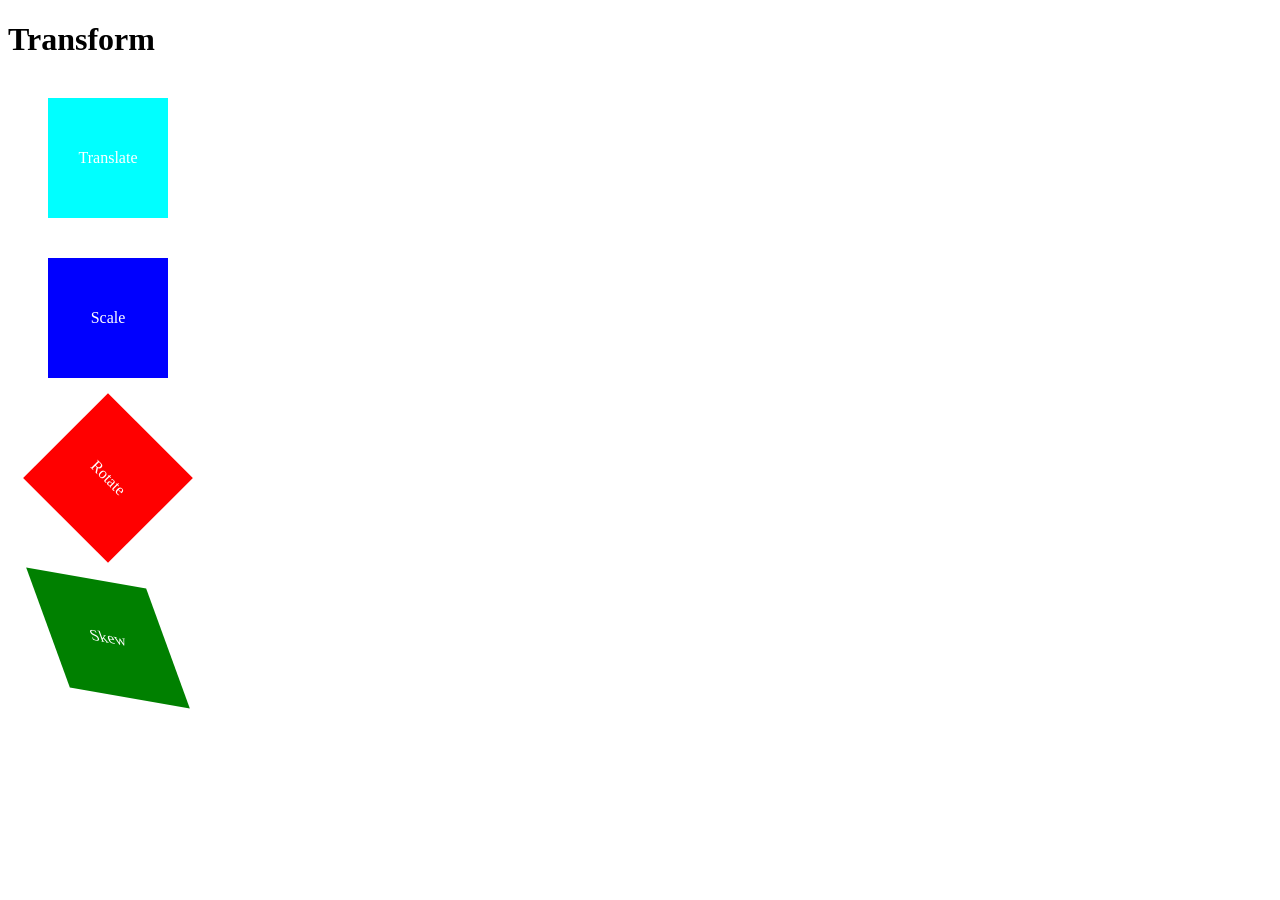
<file: week7/transform.html>
<!DOCTYPE html>
<html lang="en">
<head>
    <meta charset="UTF-8">
    <style>
        div{
            width: 120px;
            height: 120px;
            margin: 40px;
            display: flex;
            justify-content: center;
            align-items: center;
            color: white;
            transition: transform 0.3s;
        }
        .translate{
            background-color: aqua;
        }
        .translate:hover{
            transform: translateX(10px);
        }
        .scale{
            background-color: blue;
        }
        .scale:hover{
            transform: scale(1.2);
        }
        .rotate{
            background-color: red;
            transform: rotate(45deg);
        }
        .skew{
            background-color: green;
            transform: skew(20deg, 10deg);
        }
    </style>
</head>
<body>
    <h1>Transform</h1>
    <div class="translate">Translate</div>
    <div class="scale">Scale</div>
    <div class="rotate">Rotate</div>
    <div class="skew">Skew</div>
</body>
</html>
</file>
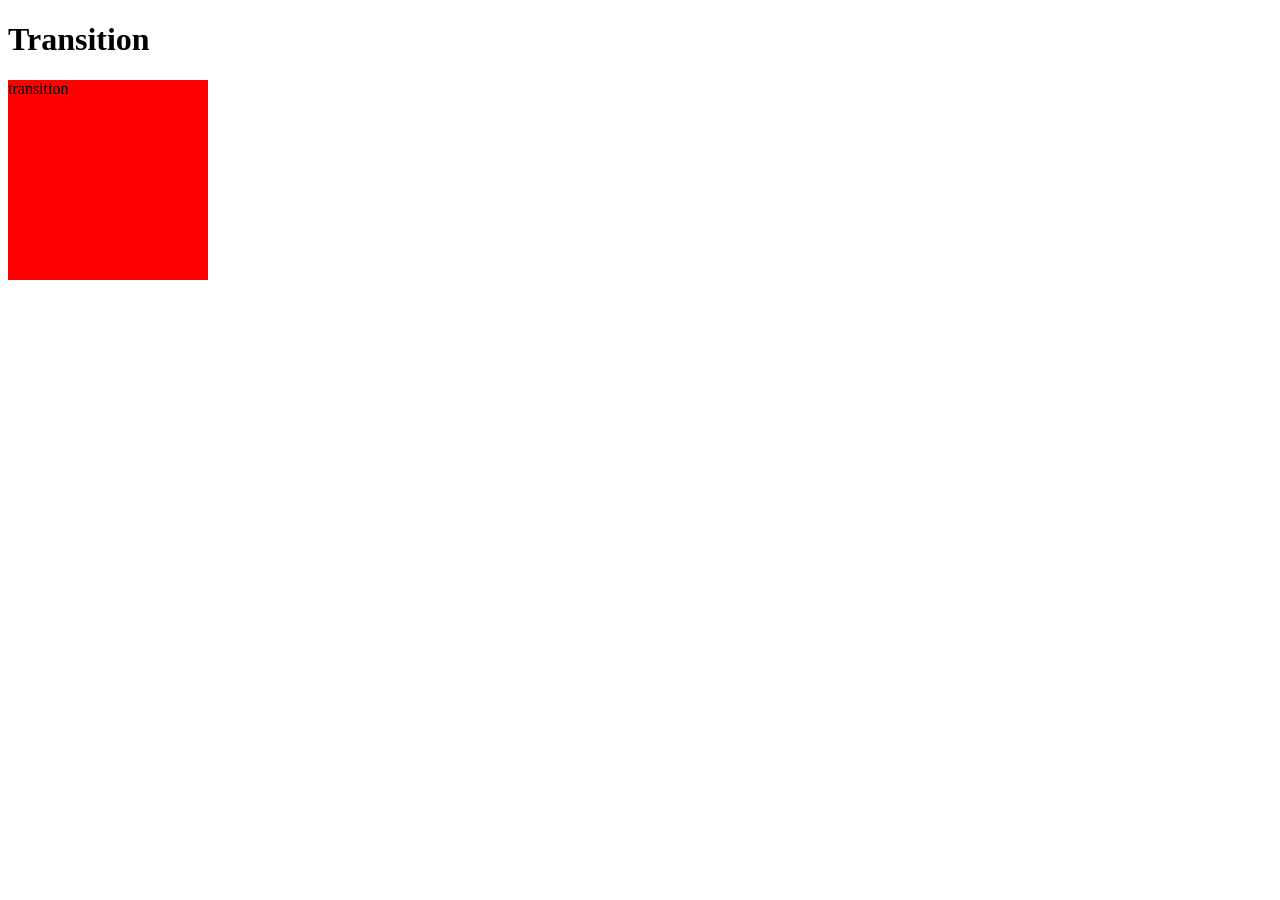
<file: week7/transition.html>
<!DOCTYPE html>
<html lang="en">
<head>
    <meta charset="UTF-8">
    <meta name="viewport" content="width=device-width, initial-scale=1.0">
    <title>Document</title>
    <style>
        .transition{
            width:200px;
            height:200px;
            background-color:red;
            transition:transform 0.6s 1s linear;
        }
        .transition:hover{
            background-color:green;
            transform:translate(100px);
        }
    </style>
</head>
<body>
    <h1>Transition</h1>
    <div class="transition">transition</div>
</body>
</html>
</file>
<file: week5/style.css>
* {
  margin: 0;
  padding: 0;
  box-sizing: border-box;
}

body {
  font-family: "Noto Sans KR", sans-serif;
  color: #333;
  background-color: #fff;
}

a {
  color: inherit;
  text-decoration: none;
}

ul {
  list-style: none;
}

img {
  display: block;
  max-width: 100%;
}

header {
  position: sticky;
  top: 0;
  z-index: 100;
  display: flex;
  justify-content: space-between;
  align-items: center;
  padding: 16px 40px;
  background-color: #fff;
  border-bottom: 1px solid #ddd;
}

header h1 {
  font-size: 24px;
  font-weight: 900;
}

header nav ul {
  display: flex;
  gap: 30px;
}

header nav a:hover {
  color: #e74c3c;
}

#banner {
  display: flex;
  flex-direction: column;
  justify-content: center;
  align-items: center;
  height: 400px;
  text-align: center;
  color: #fff;
  background: linear-gradient(rgba(0, 0, 0, 0.4), rgba(0, 0, 0, 0.4)),
    url("img/header.png") no-repeat center / cover;
}

#banner h2 {
  font-size: 40px;
  margin-bottom: 12px;
}

#banner p {
  font-size: 18px;
  margin-bottom: 24px;
}

#banner a {
  padding: 12px 32px;
  background-color: #333;
  border-radius: 4px;
}

#banner a:hover {
  background-color: #000;
}

#products {
  max-width: 1200px;
  margin: 0 auto;
  padding: 60px 20px;
}

#products h2 {
  font-size: 24px;
  margin-bottom: 24px;
}

#products ul {
  display: grid;
  grid-template-columns: repeat(4, 1fr);
  gap: 24px;
}

#products li {
  position: relative;
  border: 1px solid #eee;
  padding-bottom: 12px;
}

#products li img {
  width: 100%;
  height: 350px;
  object-fit: cover;
  margin-bottom: 12px;
}

#products li strong {
  display: block;
  padding: 0 12px;
  margin-bottom: 4px;
}

#products li span {
  display: block;
  padding: 0 12px;
  color: #777;
}

#products li .badge {
  position: absolute;
  top: 10px;
  left: 10px;
  padding: 4px 8px;
  font-size: 12px;
  font-weight: 700;
  color: #fff;
  background-color: #e74c3c;
  border-radius: 2px;
}

footer {
  padding: 30px 40px;
  font-size: 14px;
  color: #777;
  background-color: #f5f5f5;
  border-top: 1px solid #ddd;
}

footer small {
  display: block;
  margin-bottom: 12px;
}

footer dl {
  display: grid;
  grid-template-columns: auto 1fr;
  gap: 4px 16px;
}

footer dt {
  font-weight: 700;
}
</file>
